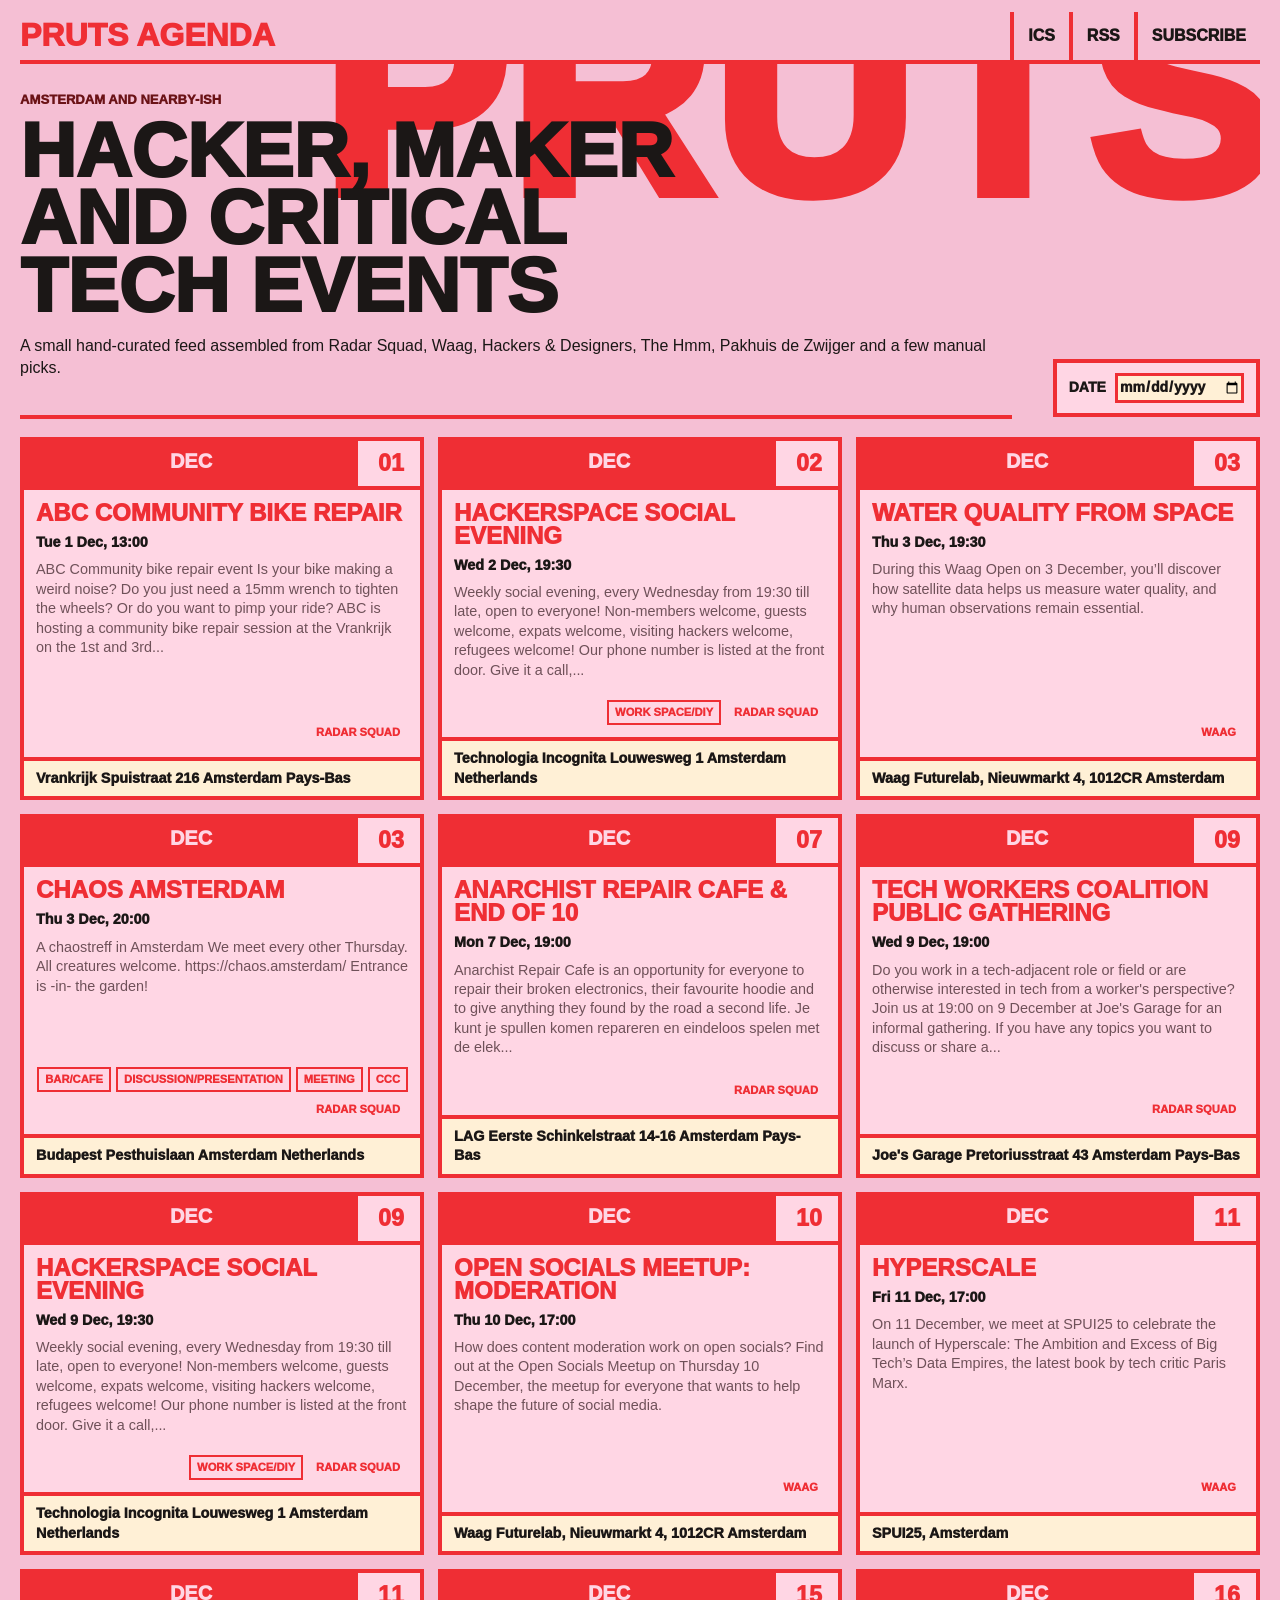
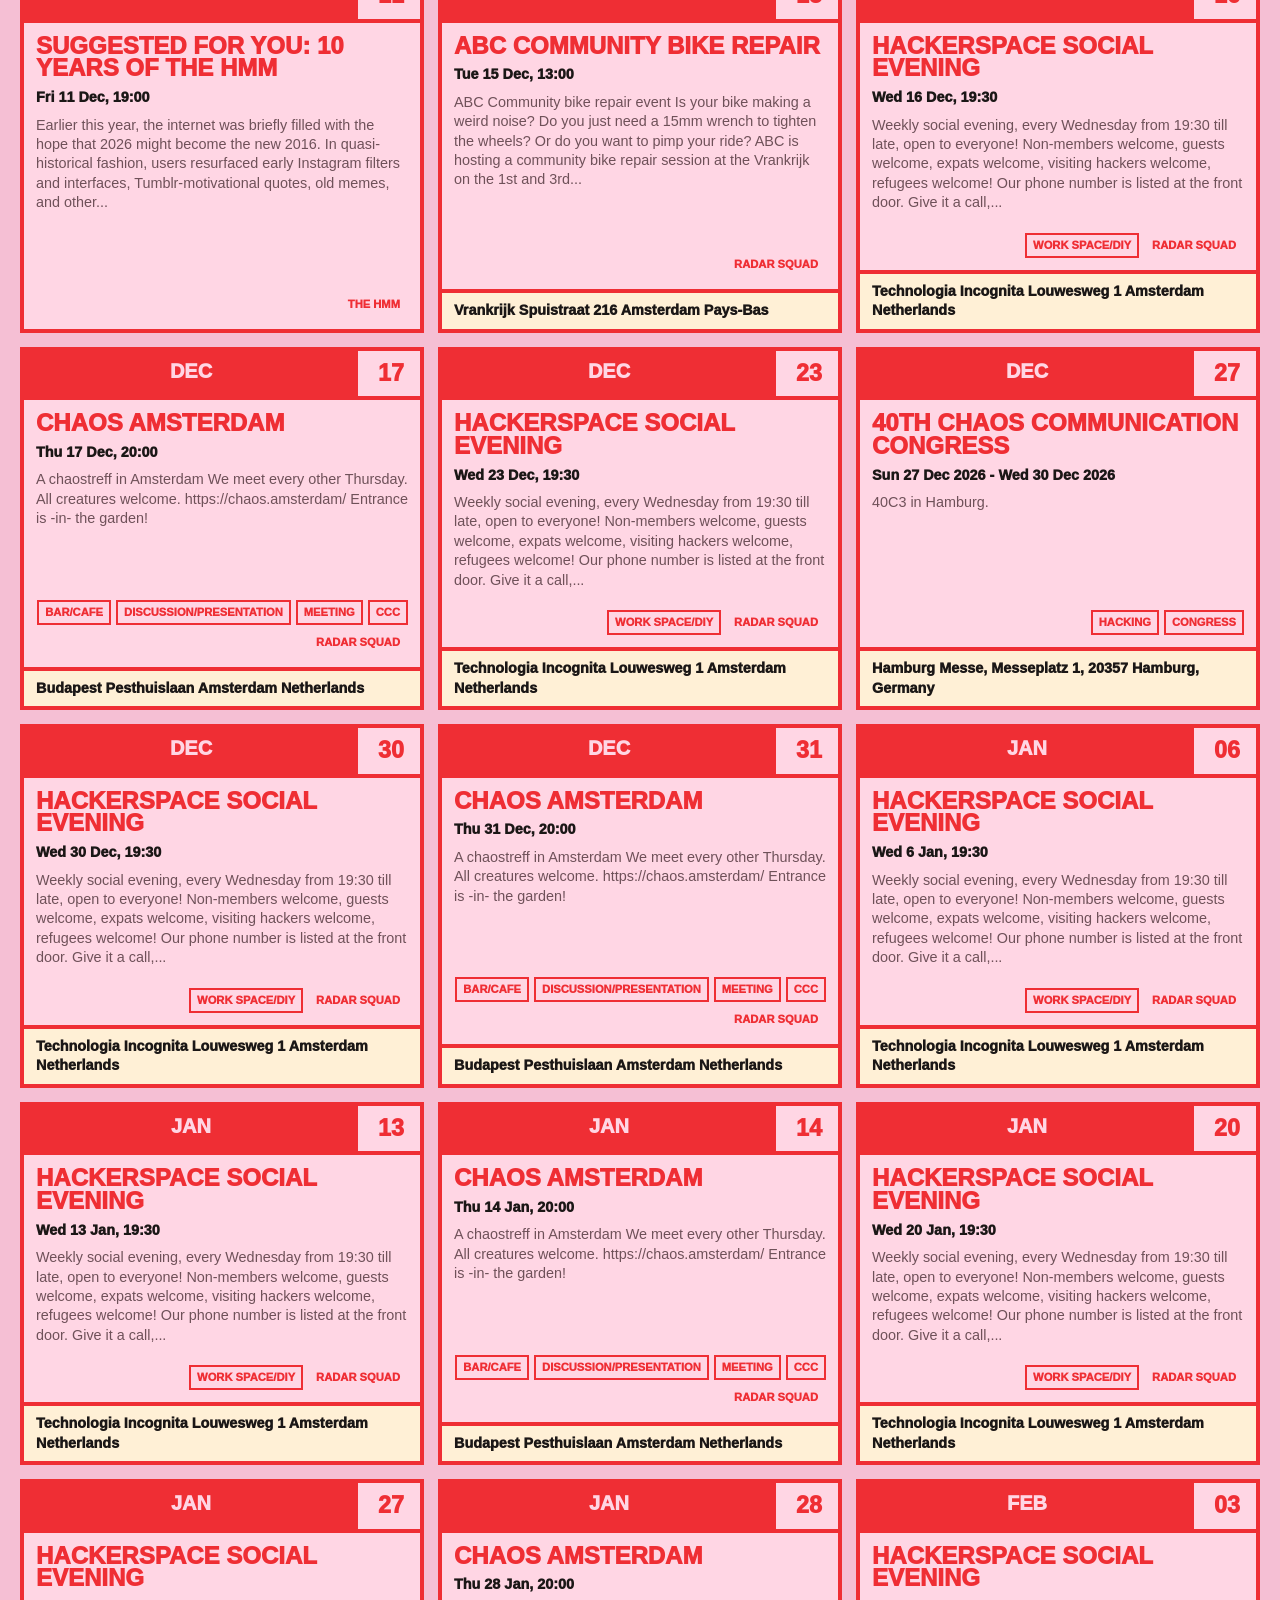
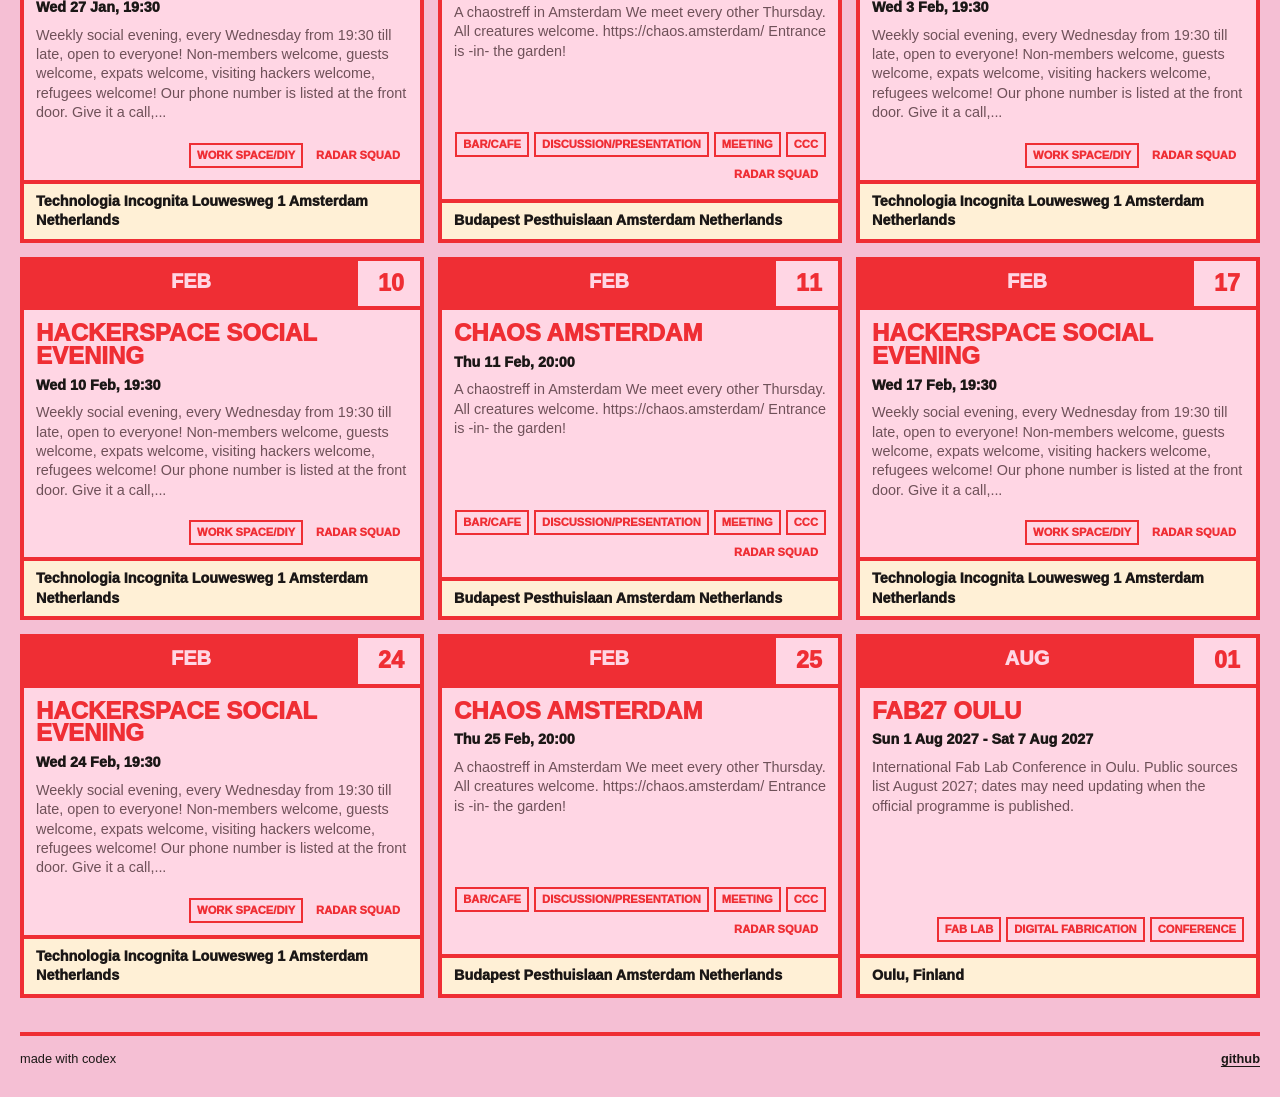
<file: public/index.html>
<!doctype html>
<html lang="en">
  <head>
    <meta charset="utf-8">
    <meta name="viewport" content="width=device-width, initial-scale=1">
    <title>Pruts Agenda</title>
    <meta
      name="description"
      content="A small public agenda for hacker, maker and critical technology events."
    >
    <link rel="stylesheet" href="styles.css?v=20260808-2">
    <link rel="icon" href="favicon.png" type="image/png">
    <link rel="apple-touch-icon" href="favicon.png">
    <link
      rel="alternate"
      type="application/rss+xml"
      title="Pruts Agenda RSS"
      href="feed.xml"
    >
    <script
      defer
      src="https://cloud.umami.is/script.js"
      data-website-id="1546d097-4fa7-4a5b-87b0-fb0ad4244b24"
    ></script>
  </head>
  <body>
    <header class="site-header">
      <nav class="topbar" aria-label="Main navigation">
        <a class="brand" href="./">Pruts Agenda</a>
        <div class="actions">
          <a class="icon-link" href="pruts-agenda.ics" title="Download iCalendar feed">
            <span aria-hidden="true">ICS</span>
          </a>
          <a class="icon-link" href="feed.xml" title="RSS feed">
            <span aria-hidden="true">RSS</span>
          </a>
          <a class="button" id="subscribe-link" href="pruts-agenda.ics">
            Subscribe
          </a>
        </div>
      </nav>

      <section class="hero" aria-labelledby="page-title">
        <div class="hero-copy">
          <p class="eyebrow">Amsterdam and nearby-ish</p>
          <h1 id="page-title">Hacker, maker and critical tech events</h1>
          <p>
            A small hand-curated feed assembled from Radar Squad, Waag, Hackers &
            Designers, The Hmm, Pakhuis de Zwijger and a few manual picks.
          </p>
        </div>
        <div class="date-jump">
          <label for="date-filter">Date</label>
          <input id="date-filter" type="date" min="2026-12-01">
        </div>
      </section>
    </header>

    <main>
      <section class="agenda" id="agenda" aria-live="polite">
        <a class="event" id="event-0" data-start="2026-12-01" href="https://radar.squat.net/en/event/amsterdam/vrankrijk/2026-12-01/abc-community-bike-repair" target="_blank" rel="noopener noreferrer">
          <time class="event-date" datetime="2026-12-01T12:00:00+00:00">
            <span>Dec</span>
            <span>01</span>
          </time>
          <div class="event-body">
            <div class="event-topline">
              <h2>ABC Community  Bike Repair</h2>
            </div>
            <p class="event-time">Tue 1 Dec, 13:00</p>
            <p class="event-description">ABC Community bike repair event Is your bike making a weird noise? Do you just need a 15mm wrench to tighten the wheels? Or do you want to pimp your ride? ABC is hosting a community bike repair session at the Vrankrijk on the 1st and 3rd...</p>
            <div class="event-meta">
              <div class="event-tags"><span class="event-source">Radar Squad</span></div>
              <p class="event-location">Vrankrijk Spuistraat 216  Amsterdam Pays-Bas</p>
            </div>
          </div>
        </a>
        <a class="event" id="event-1" data-start="2026-12-02" href="https://radar.squat.net/en/event/amsterdam/technologia-incognita/2026-12-02/hackerspace-social-evening" target="_blank" rel="noopener noreferrer">
          <time class="event-date" datetime="2026-12-02T18:30:00+00:00">
            <span>Dec</span>
            <span>02</span>
          </time>
          <div class="event-body">
            <div class="event-topline">
              <h2>Hackerspace Social Evening</h2>
            </div>
            <p class="event-time">Wed 2 Dec, 19:30</p>
            <p class="event-description">Weekly social evening, every Wednesday from 19:30 till late, open to everyone! Non-members welcome, guests welcome, expats welcome, visiting hackers welcome, refugees welcome! Our phone number is listed at the front door. Give it a call,...</p>
            <div class="event-meta">
              <div class="event-tags"><span class="tag">work space/diy</span><span class="event-source">Radar Squad</span></div>
              <p class="event-location">Technologia Incognita Louwesweg 1 Amsterdam Netherlands</p>
            </div>
          </div>
        </a>
        <a class="event" id="event-2" data-start="2026-12-03" href="https://waag.org/en/event/water-quality-space" target="_blank" rel="noopener noreferrer">
          <time class="event-date" datetime="2026-12-03T18:30:00+00:00">
            <span>Dec</span>
            <span>03</span>
          </time>
          <div class="event-body">
            <div class="event-topline">
              <h2>Water quality from space</h2>
            </div>
            <p class="event-time">Thu 3 Dec, 19:30</p>
            <p class="event-description">During this Waag Open on 3 December, you’ll discover how satellite data helps us measure water quality, and why human observations remain essential.</p>
            <div class="event-meta">
              <div class="event-tags"><span class="event-source">Waag</span></div>
              <p class="event-location">Waag Futurelab, Nieuwmarkt 4, 1012CR Amsterdam</p>
            </div>
          </div>
        </a>
        <a class="event" id="event-3" data-start="2026-12-03" href="https://radar.squat.net/en/event/amsterdam/chaos-amsterdam/2026-12-03/chaos-amsterdam" target="_blank" rel="noopener noreferrer">
          <time class="event-date" datetime="2026-12-03T19:00:00+00:00">
            <span>Dec</span>
            <span>03</span>
          </time>
          <div class="event-body">
            <div class="event-topline">
              <h2>Chaos Amsterdam</h2>
            </div>
            <p class="event-time">Thu 3 Dec, 20:00</p>
            <p class="event-description">A chaostreff in Amsterdam We meet every other Thursday. All creatures welcome. https://chaos.amsterdam/ Entrance is -in- the garden!</p>
            <div class="event-meta">
              <div class="event-tags"><span class="tag">bar/cafe</span><span class="tag">discussion/presentation</span><span class="tag">meeting</span><span class="tag">ccc</span><span class="event-source">Radar Squad</span></div>
              <p class="event-location">Budapest Pesthuislaan  Amsterdam Netherlands</p>
            </div>
          </div>
        </a>
        <a class="event" id="event-4" data-start="2026-12-07" href="https://radar.squat.net/en/event/amsterdam/lag/2026-12-07/anarchist-repair-cafe-end-10" target="_blank" rel="noopener noreferrer">
          <time class="event-date" datetime="2026-12-07T18:00:00+00:00">
            <span>Dec</span>
            <span>07</span>
          </time>
          <div class="event-body">
            <div class="event-topline">
              <h2>Anarchist Repair Cafe &amp; end of 10</h2>
            </div>
            <p class="event-time">Mon 7 Dec, 19:00</p>
            <p class="event-description">Anarchist Repair Cafe is an opportunity for everyone to repair their broken electronics, their favourite hoodie and to give anything they found by the road a second life. Je kunt je spullen komen repareren en eindeloos spelen met de elek...</p>
            <div class="event-meta">
              <div class="event-tags"><span class="event-source">Radar Squad</span></div>
              <p class="event-location">LAG Eerste Schinkelstraat 14-16  Amsterdam Pays-Bas</p>
            </div>
          </div>
        </a>
        <a class="event" id="event-5" data-start="2026-12-09" href="https://radar.squat.net/en/event/amsterdam/joes-garage/2026-12-09/tech-workers-coalition-public-gathering" target="_blank" rel="noopener noreferrer">
          <time class="event-date" datetime="2026-12-09T18:00:00+00:00">
            <span>Dec</span>
            <span>09</span>
          </time>
          <div class="event-body">
            <div class="event-topline">
              <h2>Tech Workers Coalition Public Gathering</h2>
            </div>
            <p class="event-time">Wed 9 Dec, 19:00</p>
            <p class="event-description">Do you work in a tech-adjacent role or field or are otherwise interested in tech from a worker&#x27;s perspective? Join us at 19:00 on 9 December at Joe&#x27;s Garage for an informal gathering. If you have any topics you want to discuss or share a...</p>
            <div class="event-meta">
              <div class="event-tags"><span class="event-source">Radar Squad</span></div>
              <p class="event-location">Joe&#x27;s Garage Pretoriusstraat 43  Amsterdam Pays-Bas</p>
            </div>
          </div>
        </a>
        <a class="event" id="event-6" data-start="2026-12-09" href="https://radar.squat.net/en/event/amsterdam/technologia-incognita/2026-12-09/hackerspace-social-evening" target="_blank" rel="noopener noreferrer">
          <time class="event-date" datetime="2026-12-09T18:30:00+00:00">
            <span>Dec</span>
            <span>09</span>
          </time>
          <div class="event-body">
            <div class="event-topline">
              <h2>Hackerspace Social Evening</h2>
            </div>
            <p class="event-time">Wed 9 Dec, 19:30</p>
            <p class="event-description">Weekly social evening, every Wednesday from 19:30 till late, open to everyone! Non-members welcome, guests welcome, expats welcome, visiting hackers welcome, refugees welcome! Our phone number is listed at the front door. Give it a call,...</p>
            <div class="event-meta">
              <div class="event-tags"><span class="tag">work space/diy</span><span class="event-source">Radar Squad</span></div>
              <p class="event-location">Technologia Incognita Louwesweg 1 Amsterdam Netherlands</p>
            </div>
          </div>
        </a>
        <a class="event" id="event-7" data-start="2026-12-10" href="https://waag.org/en/event/open-socials-club-dec" target="_blank" rel="noopener noreferrer">
          <time class="event-date" datetime="2026-12-10T16:00:00+00:00">
            <span>Dec</span>
            <span>10</span>
          </time>
          <div class="event-body">
            <div class="event-topline">
              <h2>Open Socials Meetup: moderation</h2>
            </div>
            <p class="event-time">Thu 10 Dec, 17:00</p>
            <p class="event-description">How does content moderation work on open socials? Find out at the Open Socials Meetup on Thursday 10 December, the meetup for everyone that wants to help shape the future of social media.</p>
            <div class="event-meta">
              <div class="event-tags"><span class="event-source">Waag</span></div>
              <p class="event-location">Waag Futurelab, Nieuwmarkt 4, 1012CR Amsterdam</p>
            </div>
          </div>
        </a>
        <a class="event" id="event-8" data-start="2026-12-11" href="https://waag.org/en/event/hyperscale" target="_blank" rel="noopener noreferrer">
          <time class="event-date" datetime="2026-12-11T16:00:00+00:00">
            <span>Dec</span>
            <span>11</span>
          </time>
          <div class="event-body">
            <div class="event-topline">
              <h2>Hyperscale</h2>
            </div>
            <p class="event-time">Fri 11 Dec, 17:00</p>
            <p class="event-description">On 11 December, we meet at SPUI25 to celebrate the launch of Hyperscale: The Ambition and Excess of Big Tech’s Data Empires, the latest book by tech critic Paris Marx.</p>
            <div class="event-meta">
              <div class="event-tags"><span class="event-source">Waag</span></div>
              <p class="event-location">SPUI25, Amsterdam</p>
            </div>
          </div>
        </a>
        <a class="event" id="event-9" data-start="2026-12-11" href="https://thehmm.nl/event/celebrating-10-years-of-the-hmm-book-launch/" target="_blank" rel="noopener noreferrer">
          <time class="event-date" datetime="2026-12-11T19:00:00+01:00">
            <span>Dec</span>
            <span>11</span>
          </time>
          <div class="event-body">
            <div class="event-topline">
              <h2>Suggested For You: 10 Years of The Hmm</h2>
            </div>
            <p class="event-time">Fri 11 Dec, 19:00</p>
            <p class="event-description">Earlier this year, the internet was briefly filled with the hope that 2026 might become the new 2016. In quasi-historical fashion, users resurfaced early Instagram filters and interfaces, Tumblr-motivational quotes, old memes, and other...</p>
            <div class="event-meta">
              <div class="event-tags"><span class="event-source">The Hmm</span></div>
            </div>
          </div>
        </a>
        <a class="event" id="event-10" data-start="2026-12-15" href="https://radar.squat.net/en/event/amsterdam/vrankrijk/2026-12-15/abc-community-bike-repair" target="_blank" rel="noopener noreferrer">
          <time class="event-date" datetime="2026-12-15T12:00:00+00:00">
            <span>Dec</span>
            <span>15</span>
          </time>
          <div class="event-body">
            <div class="event-topline">
              <h2>ABC Community  Bike Repair</h2>
            </div>
            <p class="event-time">Tue 15 Dec, 13:00</p>
            <p class="event-description">ABC Community bike repair event Is your bike making a weird noise? Do you just need a 15mm wrench to tighten the wheels? Or do you want to pimp your ride? ABC is hosting a community bike repair session at the Vrankrijk on the 1st and 3rd...</p>
            <div class="event-meta">
              <div class="event-tags"><span class="event-source">Radar Squad</span></div>
              <p class="event-location">Vrankrijk Spuistraat 216  Amsterdam Pays-Bas</p>
            </div>
          </div>
        </a>
        <a class="event" id="event-11" data-start="2026-12-16" href="https://radar.squat.net/en/event/amsterdam/technologia-incognita/2026-12-16/hackerspace-social-evening" target="_blank" rel="noopener noreferrer">
          <time class="event-date" datetime="2026-12-16T18:30:00+00:00">
            <span>Dec</span>
            <span>16</span>
          </time>
          <div class="event-body">
            <div class="event-topline">
              <h2>Hackerspace Social Evening</h2>
            </div>
            <p class="event-time">Wed 16 Dec, 19:30</p>
            <p class="event-description">Weekly social evening, every Wednesday from 19:30 till late, open to everyone! Non-members welcome, guests welcome, expats welcome, visiting hackers welcome, refugees welcome! Our phone number is listed at the front door. Give it a call,...</p>
            <div class="event-meta">
              <div class="event-tags"><span class="tag">work space/diy</span><span class="event-source">Radar Squad</span></div>
              <p class="event-location">Technologia Incognita Louwesweg 1 Amsterdam Netherlands</p>
            </div>
          </div>
        </a>
        <a class="event" id="event-12" data-start="2026-12-17" href="https://radar.squat.net/en/event/amsterdam/chaos-amsterdam/2026-12-17/chaos-amsterdam" target="_blank" rel="noopener noreferrer">
          <time class="event-date" datetime="2026-12-17T19:00:00+00:00">
            <span>Dec</span>
            <span>17</span>
          </time>
          <div class="event-body">
            <div class="event-topline">
              <h2>Chaos Amsterdam</h2>
            </div>
            <p class="event-time">Thu 17 Dec, 20:00</p>
            <p class="event-description">A chaostreff in Amsterdam We meet every other Thursday. All creatures welcome. https://chaos.amsterdam/ Entrance is -in- the garden!</p>
            <div class="event-meta">
              <div class="event-tags"><span class="tag">bar/cafe</span><span class="tag">discussion/presentation</span><span class="tag">meeting</span><span class="tag">ccc</span><span class="event-source">Radar Squad</span></div>
              <p class="event-location">Budapest Pesthuislaan  Amsterdam Netherlands</p>
            </div>
          </div>
        </a>
        <a class="event" id="event-13" data-start="2026-12-23" href="https://radar.squat.net/en/event/amsterdam/technologia-incognita/2026-12-23/hackerspace-social-evening" target="_blank" rel="noopener noreferrer">
          <time class="event-date" datetime="2026-12-23T18:30:00+00:00">
            <span>Dec</span>
            <span>23</span>
          </time>
          <div class="event-body">
            <div class="event-topline">
              <h2>Hackerspace Social Evening</h2>
            </div>
            <p class="event-time">Wed 23 Dec, 19:30</p>
            <p class="event-description">Weekly social evening, every Wednesday from 19:30 till late, open to everyone! Non-members welcome, guests welcome, expats welcome, visiting hackers welcome, refugees welcome! Our phone number is listed at the front door. Give it a call,...</p>
            <div class="event-meta">
              <div class="event-tags"><span class="tag">work space/diy</span><span class="event-source">Radar Squad</span></div>
              <p class="event-location">Technologia Incognita Louwesweg 1 Amsterdam Netherlands</p>
            </div>
          </div>
        </a>
        <a class="event" id="event-14" data-start="2026-12-27" href="https://events.ccc.de/calendar/" target="_blank" rel="noopener noreferrer">
          <time class="event-date" datetime="2026-12-27T00:00:00+01:00">
            <span>Dec</span>
            <span>27</span>
          </time>
          <div class="event-body">
            <div class="event-topline">
              <h2>40th Chaos Communication Congress</h2>
            </div>
            <p class="event-time">Sun 27 Dec 2026 - Wed 30 Dec 2026</p>
            <p class="event-description">40C3 in Hamburg.</p>
            <div class="event-meta">
              <div class="event-tags"><span class="tag">hacking</span><span class="tag">congress</span></div>
              <p class="event-location">Hamburg Messe, Messeplatz 1, 20357 Hamburg, Germany</p>
            </div>
          </div>
        </a>
        <a class="event" id="event-15" data-start="2026-12-30" href="https://radar.squat.net/en/event/amsterdam/technologia-incognita/2026-12-30/hackerspace-social-evening" target="_blank" rel="noopener noreferrer">
          <time class="event-date" datetime="2026-12-30T18:30:00+00:00">
            <span>Dec</span>
            <span>30</span>
          </time>
          <div class="event-body">
            <div class="event-topline">
              <h2>Hackerspace Social Evening</h2>
            </div>
            <p class="event-time">Wed 30 Dec, 19:30</p>
            <p class="event-description">Weekly social evening, every Wednesday from 19:30 till late, open to everyone! Non-members welcome, guests welcome, expats welcome, visiting hackers welcome, refugees welcome! Our phone number is listed at the front door. Give it a call,...</p>
            <div class="event-meta">
              <div class="event-tags"><span class="tag">work space/diy</span><span class="event-source">Radar Squad</span></div>
              <p class="event-location">Technologia Incognita Louwesweg 1 Amsterdam Netherlands</p>
            </div>
          </div>
        </a>
        <a class="event" id="event-16" data-start="2026-12-31" href="https://radar.squat.net/en/event/amsterdam/chaos-amsterdam/2026-12-31/chaos-amsterdam" target="_blank" rel="noopener noreferrer">
          <time class="event-date" datetime="2026-12-31T19:00:00+00:00">
            <span>Dec</span>
            <span>31</span>
          </time>
          <div class="event-body">
            <div class="event-topline">
              <h2>Chaos Amsterdam</h2>
            </div>
            <p class="event-time">Thu 31 Dec, 20:00</p>
            <p class="event-description">A chaostreff in Amsterdam We meet every other Thursday. All creatures welcome. https://chaos.amsterdam/ Entrance is -in- the garden!</p>
            <div class="event-meta">
              <div class="event-tags"><span class="tag">bar/cafe</span><span class="tag">discussion/presentation</span><span class="tag">meeting</span><span class="tag">ccc</span><span class="event-source">Radar Squad</span></div>
              <p class="event-location">Budapest Pesthuislaan  Amsterdam Netherlands</p>
            </div>
          </div>
        </a>
        <a class="event" id="event-17" data-start="2027-01-06" href="https://radar.squat.net/en/event/amsterdam/technologia-incognita/2027-01-06/hackerspace-social-evening" target="_blank" rel="noopener noreferrer">
          <time class="event-date" datetime="2027-01-06T18:30:00+00:00">
            <span>Jan</span>
            <span>06</span>
          </time>
          <div class="event-body">
            <div class="event-topline">
              <h2>Hackerspace Social Evening</h2>
            </div>
            <p class="event-time">Wed 6 Jan, 19:30</p>
            <p class="event-description">Weekly social evening, every Wednesday from 19:30 till late, open to everyone! Non-members welcome, guests welcome, expats welcome, visiting hackers welcome, refugees welcome! Our phone number is listed at the front door. Give it a call,...</p>
            <div class="event-meta">
              <div class="event-tags"><span class="tag">work space/diy</span><span class="event-source">Radar Squad</span></div>
              <p class="event-location">Technologia Incognita Louwesweg 1 Amsterdam Netherlands</p>
            </div>
          </div>
        </a>
        <a class="event" id="event-18" data-start="2027-01-13" href="https://radar.squat.net/en/event/amsterdam/technologia-incognita/2027-01-13/hackerspace-social-evening" target="_blank" rel="noopener noreferrer">
          <time class="event-date" datetime="2027-01-13T18:30:00+00:00">
            <span>Jan</span>
            <span>13</span>
          </time>
          <div class="event-body">
            <div class="event-topline">
              <h2>Hackerspace Social Evening</h2>
            </div>
            <p class="event-time">Wed 13 Jan, 19:30</p>
            <p class="event-description">Weekly social evening, every Wednesday from 19:30 till late, open to everyone! Non-members welcome, guests welcome, expats welcome, visiting hackers welcome, refugees welcome! Our phone number is listed at the front door. Give it a call,...</p>
            <div class="event-meta">
              <div class="event-tags"><span class="tag">work space/diy</span><span class="event-source">Radar Squad</span></div>
              <p class="event-location">Technologia Incognita Louwesweg 1 Amsterdam Netherlands</p>
            </div>
          </div>
        </a>
        <a class="event" id="event-19" data-start="2027-01-14" href="https://radar.squat.net/en/event/amsterdam/chaos-amsterdam/2027-01-14/chaos-amsterdam" target="_blank" rel="noopener noreferrer">
          <time class="event-date" datetime="2027-01-14T19:00:00+00:00">
            <span>Jan</span>
            <span>14</span>
          </time>
          <div class="event-body">
            <div class="event-topline">
              <h2>Chaos Amsterdam</h2>
            </div>
            <p class="event-time">Thu 14 Jan, 20:00</p>
            <p class="event-description">A chaostreff in Amsterdam We meet every other Thursday. All creatures welcome. https://chaos.amsterdam/ Entrance is -in- the garden!</p>
            <div class="event-meta">
              <div class="event-tags"><span class="tag">bar/cafe</span><span class="tag">discussion/presentation</span><span class="tag">meeting</span><span class="tag">ccc</span><span class="event-source">Radar Squad</span></div>
              <p class="event-location">Budapest Pesthuislaan  Amsterdam Netherlands</p>
            </div>
          </div>
        </a>
        <a class="event" id="event-20" data-start="2027-01-20" href="https://radar.squat.net/en/event/amsterdam/technologia-incognita/2027-01-20/hackerspace-social-evening" target="_blank" rel="noopener noreferrer">
          <time class="event-date" datetime="2027-01-20T18:30:00+00:00">
            <span>Jan</span>
            <span>20</span>
          </time>
          <div class="event-body">
            <div class="event-topline">
              <h2>Hackerspace Social Evening</h2>
            </div>
            <p class="event-time">Wed 20 Jan, 19:30</p>
            <p class="event-description">Weekly social evening, every Wednesday from 19:30 till late, open to everyone! Non-members welcome, guests welcome, expats welcome, visiting hackers welcome, refugees welcome! Our phone number is listed at the front door. Give it a call,...</p>
            <div class="event-meta">
              <div class="event-tags"><span class="tag">work space/diy</span><span class="event-source">Radar Squad</span></div>
              <p class="event-location">Technologia Incognita Louwesweg 1 Amsterdam Netherlands</p>
            </div>
          </div>
        </a>
        <a class="event" id="event-21" data-start="2027-01-27" href="https://radar.squat.net/en/event/amsterdam/technologia-incognita/2027-01-27/hackerspace-social-evening" target="_blank" rel="noopener noreferrer">
          <time class="event-date" datetime="2027-01-27T18:30:00+00:00">
            <span>Jan</span>
            <span>27</span>
          </time>
          <div class="event-body">
            <div class="event-topline">
              <h2>Hackerspace Social Evening</h2>
            </div>
            <p class="event-time">Wed 27 Jan, 19:30</p>
            <p class="event-description">Weekly social evening, every Wednesday from 19:30 till late, open to everyone! Non-members welcome, guests welcome, expats welcome, visiting hackers welcome, refugees welcome! Our phone number is listed at the front door. Give it a call,...</p>
            <div class="event-meta">
              <div class="event-tags"><span class="tag">work space/diy</span><span class="event-source">Radar Squad</span></div>
              <p class="event-location">Technologia Incognita Louwesweg 1 Amsterdam Netherlands</p>
            </div>
          </div>
        </a>
        <a class="event" id="event-22" data-start="2027-01-28" href="https://radar.squat.net/en/event/amsterdam/chaos-amsterdam/2027-01-28/chaos-amsterdam" target="_blank" rel="noopener noreferrer">
          <time class="event-date" datetime="2027-01-28T19:00:00+00:00">
            <span>Jan</span>
            <span>28</span>
          </time>
          <div class="event-body">
            <div class="event-topline">
              <h2>Chaos Amsterdam</h2>
            </div>
            <p class="event-time">Thu 28 Jan, 20:00</p>
            <p class="event-description">A chaostreff in Amsterdam We meet every other Thursday. All creatures welcome. https://chaos.amsterdam/ Entrance is -in- the garden!</p>
            <div class="event-meta">
              <div class="event-tags"><span class="tag">bar/cafe</span><span class="tag">discussion/presentation</span><span class="tag">meeting</span><span class="tag">ccc</span><span class="event-source">Radar Squad</span></div>
              <p class="event-location">Budapest Pesthuislaan  Amsterdam Netherlands</p>
            </div>
          </div>
        </a>
        <a class="event" id="event-23" data-start="2027-02-03" href="https://radar.squat.net/en/event/amsterdam/technologia-incognita/2027-02-03/hackerspace-social-evening" target="_blank" rel="noopener noreferrer">
          <time class="event-date" datetime="2027-02-03T18:30:00+00:00">
            <span>Feb</span>
            <span>03</span>
          </time>
          <div class="event-body">
            <div class="event-topline">
              <h2>Hackerspace Social Evening</h2>
            </div>
            <p class="event-time">Wed 3 Feb, 19:30</p>
            <p class="event-description">Weekly social evening, every Wednesday from 19:30 till late, open to everyone! Non-members welcome, guests welcome, expats welcome, visiting hackers welcome, refugees welcome! Our phone number is listed at the front door. Give it a call,...</p>
            <div class="event-meta">
              <div class="event-tags"><span class="tag">work space/diy</span><span class="event-source">Radar Squad</span></div>
              <p class="event-location">Technologia Incognita Louwesweg 1 Amsterdam Netherlands</p>
            </div>
          </div>
        </a>
        <a class="event" id="event-24" data-start="2027-02-10" href="https://radar.squat.net/en/event/amsterdam/technologia-incognita/2027-02-10/hackerspace-social-evening" target="_blank" rel="noopener noreferrer">
          <time class="event-date" datetime="2027-02-10T18:30:00+00:00">
            <span>Feb</span>
            <span>10</span>
          </time>
          <div class="event-body">
            <div class="event-topline">
              <h2>Hackerspace Social Evening</h2>
            </div>
            <p class="event-time">Wed 10 Feb, 19:30</p>
            <p class="event-description">Weekly social evening, every Wednesday from 19:30 till late, open to everyone! Non-members welcome, guests welcome, expats welcome, visiting hackers welcome, refugees welcome! Our phone number is listed at the front door. Give it a call,...</p>
            <div class="event-meta">
              <div class="event-tags"><span class="tag">work space/diy</span><span class="event-source">Radar Squad</span></div>
              <p class="event-location">Technologia Incognita Louwesweg 1 Amsterdam Netherlands</p>
            </div>
          </div>
        </a>
        <a class="event" id="event-25" data-start="2027-02-11" href="https://radar.squat.net/en/event/amsterdam/chaos-amsterdam/2027-02-11/chaos-amsterdam" target="_blank" rel="noopener noreferrer">
          <time class="event-date" datetime="2027-02-11T19:00:00+00:00">
            <span>Feb</span>
            <span>11</span>
          </time>
          <div class="event-body">
            <div class="event-topline">
              <h2>Chaos Amsterdam</h2>
            </div>
            <p class="event-time">Thu 11 Feb, 20:00</p>
            <p class="event-description">A chaostreff in Amsterdam We meet every other Thursday. All creatures welcome. https://chaos.amsterdam/ Entrance is -in- the garden!</p>
            <div class="event-meta">
              <div class="event-tags"><span class="tag">bar/cafe</span><span class="tag">discussion/presentation</span><span class="tag">meeting</span><span class="tag">ccc</span><span class="event-source">Radar Squad</span></div>
              <p class="event-location">Budapest Pesthuislaan  Amsterdam Netherlands</p>
            </div>
          </div>
        </a>
        <a class="event" id="event-26" data-start="2027-02-17" href="https://radar.squat.net/en/event/amsterdam/technologia-incognita/2027-02-17/hackerspace-social-evening" target="_blank" rel="noopener noreferrer">
          <time class="event-date" datetime="2027-02-17T18:30:00+00:00">
            <span>Feb</span>
            <span>17</span>
          </time>
          <div class="event-body">
            <div class="event-topline">
              <h2>Hackerspace Social Evening</h2>
            </div>
            <p class="event-time">Wed 17 Feb, 19:30</p>
            <p class="event-description">Weekly social evening, every Wednesday from 19:30 till late, open to everyone! Non-members welcome, guests welcome, expats welcome, visiting hackers welcome, refugees welcome! Our phone number is listed at the front door. Give it a call,...</p>
            <div class="event-meta">
              <div class="event-tags"><span class="tag">work space/diy</span><span class="event-source">Radar Squad</span></div>
              <p class="event-location">Technologia Incognita Louwesweg 1 Amsterdam Netherlands</p>
            </div>
          </div>
        </a>
        <a class="event" id="event-27" data-start="2027-02-24" href="https://radar.squat.net/en/event/amsterdam/technologia-incognita/2027-02-24/hackerspace-social-evening" target="_blank" rel="noopener noreferrer">
          <time class="event-date" datetime="2027-02-24T18:30:00+00:00">
            <span>Feb</span>
            <span>24</span>
          </time>
          <div class="event-body">
            <div class="event-topline">
              <h2>Hackerspace Social Evening</h2>
            </div>
            <p class="event-time">Wed 24 Feb, 19:30</p>
            <p class="event-description">Weekly social evening, every Wednesday from 19:30 till late, open to everyone! Non-members welcome, guests welcome, expats welcome, visiting hackers welcome, refugees welcome! Our phone number is listed at the front door. Give it a call,...</p>
            <div class="event-meta">
              <div class="event-tags"><span class="tag">work space/diy</span><span class="event-source">Radar Squad</span></div>
              <p class="event-location">Technologia Incognita Louwesweg 1 Amsterdam Netherlands</p>
            </div>
          </div>
        </a>
        <a class="event" id="event-28" data-start="2027-02-25" href="https://radar.squat.net/en/event/amsterdam/chaos-amsterdam/2027-02-25/chaos-amsterdam" target="_blank" rel="noopener noreferrer">
          <time class="event-date" datetime="2027-02-25T19:00:00+00:00">
            <span>Feb</span>
            <span>25</span>
          </time>
          <div class="event-body">
            <div class="event-topline">
              <h2>Chaos Amsterdam</h2>
            </div>
            <p class="event-time">Thu 25 Feb, 20:00</p>
            <p class="event-description">A chaostreff in Amsterdam We meet every other Thursday. All creatures welcome. https://chaos.amsterdam/ Entrance is -in- the garden!</p>
            <div class="event-meta">
              <div class="event-tags"><span class="tag">bar/cafe</span><span class="tag">discussion/presentation</span><span class="tag">meeting</span><span class="tag">ccc</span><span class="event-source">Radar Squad</span></div>
              <p class="event-location">Budapest Pesthuislaan  Amsterdam Netherlands</p>
            </div>
          </div>
        </a>
        <a class="event" id="event-29" data-start="2027-08-01" href="https://www.ouka.fi/en/news/oulu-gets-international-fab-lab-conference-august-2027" target="_blank" rel="noopener noreferrer">
          <time class="event-date" datetime="2027-08-01T00:00:00+02:00">
            <span>Aug</span>
            <span>01</span>
          </time>
          <div class="event-body">
            <div class="event-topline">
              <h2>FAB27 Oulu</h2>
            </div>
            <p class="event-time">Sun 1 Aug 2027 - Sat 7 Aug 2027</p>
            <p class="event-description">International Fab Lab Conference in Oulu. Public sources list August 2027; dates may need updating when the official programme is published.</p>
            <div class="event-meta">
              <div class="event-tags"><span class="tag">fab lab</span><span class="tag">digital fabrication</span><span class="tag">conference</span></div>
              <p class="event-location">Oulu, Finland</p>
            </div>
          </div>
        </a>
      </section>
      <p class="empty" id="no-filter-results" hidden>No events on this date.</p>
    </main>

    <footer class="site-footer">
      <span>made with codex</span><span><a href="https://github.com/HeleenE/pruts-agenda">github</a></span>
    </footer>

    <script src="site.js?v=20260808-2"></script>
  </body>
</html>
</file>
<file: public/styles.css>
:root {
  color-scheme: light;
  --ink: #1b1716;
  --field: #f5bfd4;
  --field-soft: #ffd6e4;
  --paper: #fff0d6;
  --red: #ef2e34;
  --red-dark: #6b1317;
  --muted: #6f5159;
}

* {
  box-sizing: border-box;
}

html {
  scroll-padding-top: 18px;
}

body {
  margin: 0;
  color: var(--ink);
  background: var(--field);
  font-family: Arial, Helvetica, sans-serif;
  line-height: 1.35;
}

a {
  color: inherit;
  text-underline-offset: 3px;
}

.site-header,
main,
.site-footer {
  width: min(1240px, calc(100% - 24px));
  margin: 0 auto;
}

.topbar {
  display: flex;
  align-items: stretch;
  justify-content: space-between;
  gap: 0;
  margin-top: 12px;
  border-bottom: 4px solid var(--red);
}

.brand,
.actions a {
  display: grid;
  min-height: 48px;
  place-items: center;
  padding: 0 14px;
  font-weight: 950;
  text-decoration: none;
  text-transform: uppercase;
}

.brand {
  min-width: 0;
  justify-content: start;
  padding-left: 0;
  color: var(--red);
  font-size: clamp(1.2rem, 3vw, 2rem);
  letter-spacing: 0;
  overflow-wrap: anywhere;
}

.actions {
  display: flex;
  flex-wrap: wrap;
  justify-content: flex-end;
  min-width: 0;
}

.actions a {
  white-space: nowrap;
}

.button,
.icon-link {
  border-left: 4px solid var(--red);
}

.button:hover,
.icon-link:hover {
  background: var(--red);
  color: var(--field-soft);
}

.hero {
  padding: 10px 0 16px;
  position: relative;
  overflow: hidden;
}

.hero::before {
  content: "PRUTS";
  position: absolute;
  right: -0.04em;
  top: -0.27em;
  z-index: 0;
  color: var(--red);
  font-size: clamp(8rem, 22vw, 19rem);
  font-weight: 950;
  line-height: 0.8;
  letter-spacing: 0;
  text-transform: uppercase;
}

.hero-copy {
  position: relative;
  min-height: 260px;
  padding: 14px 0 20px;
  overflow: hidden;
  border-bottom: 4px solid var(--red);
  width: 80%;
}

.eyebrow,
.hero-copy h1,
.hero-copy p {
  position: relative;
  z-index: 1;
}

.eyebrow {
  display: inline-block;
  margin: 0 0 8px;
  color: var(--red-dark);
  font-size: 0.82rem;
  font-weight: 950;
  text-transform: uppercase;
}

h1 {
  max-width: 700px;
  margin: 0;
  color: var(--ink);
  font-size: clamp(2.35rem, 6vw, 5.7rem);
  font-weight: 950;
  line-height: 0.88;
  text-transform: uppercase;
}

.hero > p:last-child {
  max-width: 520px;
  margin: 14px 0 0;
  padding-bottom: 56px;
  color: var(--ink);
  font-size: 1rem;
  font-weight: 800;
}

.hero-art,
.calendar-sheet {
  display: none;
}

.date-jump {
  position: absolute;
  right: 0;
  bottom: 18px;
  z-index: 1;
  display: flex;
  align-items: center;
  gap: 9px;
  padding: 10px 12px;
  border: 4px solid var(--red);
  background: var(--field-soft);
  font-size: 0.88rem;
  font-weight: 950;
  text-transform: uppercase;
}

.date-jump input {
  min-height: 30px;
  border: 3px solid var(--red);
  background: var(--paper);
  color: var(--ink);
  font: inherit;
  font-weight: 950;
}

.agenda {
  display: grid;
  grid-template-columns: repeat(3, minmax(0, 1fr));
  gap: 14px;
  padding: 2px 0 34px;
}

.event {
  display: grid;
  grid-template-rows: auto minmax(0, 1fr);
  min-width: 0;
  overflow: hidden;
  border: 4px solid var(--red);
  background: var(--field-soft);
  text-decoration: none;
  transition:
    background-color 180ms ease,
    color 180ms ease,
    border-color 180ms ease;
}

.event[href] {
  cursor: pointer;
}

.event[href]:hover,
.event[href]:focus-visible {
  outline: 0;
  border-color: var(--red);
  background: var(--red);
  color: var(--field-soft);
}

.event[href]:focus-visible {
  box-shadow: 0 0 0 4px var(--ink);
}

.event-date {
  display: grid;
  grid-template-columns: minmax(0, 1fr) 62px;
  border-bottom: 4px solid var(--red);
  background: var(--red);
  text-align: center;
}

.event-date span:first-child,
.event-date span:last-child {
  display: block;
  padding: 7px 4px;
  font-weight: 950;
  text-transform: uppercase;
}

.event-date span:first-child {
  color: var(--field-soft);
  font-size: 1.25rem;
  letter-spacing: 0;
}

.event-date span:last-child {
  border-left: 4px solid var(--field-soft);
  background: var(--field-soft);
  color: var(--red);
  font-size: 1.45rem;
}

.event-body {
  display: flex;
  flex-direction: column;
  padding: 12px;
}

.event h2 {
  margin: 0;
  color: var(--red);
  font-size: clamp(1.1rem, 2vw, 1.5rem);
  font-weight: 950;
  line-height: 0.95;
  text-transform: uppercase;
  transition: color 180ms ease;
}

.event[hidden] {
  display: none;
}

.event-time,
.event-location,
.event-description {
  margin: 8px 0 0;
  font-size: 0.9rem;
}

.event-time {
  display: inline-block;
  color: var(--ink);
  font-weight: 950;
}

.event-description {
  color: var(--muted);
  transition: color 180ms ease;
}

.event-tags {
  display: flex;
  flex-wrap: wrap;
  align-items: flex-start;
  justify-content: flex-end;
  gap: 5px;
  margin-top: 0;
  padding-top: 8px;
}

.event-meta {
  margin-top: auto;
  padding-top: 12px;
}

.tag,
.event-source {
  display: inline-flex;
  align-items: center;
  width: fit-content;
  max-width: 100%;
  padding: 3px 6px;
  border: 2px solid var(--red);
  color: var(--red);
  font-size: 0.7rem;
  font-weight: 950;
  text-transform: uppercase;
  transition:
    border-color 180ms ease,
    color 180ms ease;
}

.event-source {
  border-color: transparent;
}

.event-location {
  display: block;
  margin: 12px -12px -12px;
  padding: 8px 12px;
  border-top: 4px solid var(--red);
  background: var(--paper);
  color: var(--ink);
  font-weight: 950;
  transition:
    background-color 180ms ease,
    color 180ms ease,
    border-color 180ms ease;
}

.event-location[hidden],
.event-source[hidden],
.event-tags[hidden] {
  display: none;
}

.event[href]:hover h2,
.event[href]:focus-visible h2,
.event[href]:hover .event-description,
.event[href]:focus-visible .event-description,
.event[href]:hover .event-source,
.event[href]:focus-visible .event-source {
  color: var(--field-soft);
}

.event[href]:hover .tag,
.event[href]:focus-visible .tag,
.event[href]:hover .event-source,
.event[href]:focus-visible .event-source {
  border-color: var(--field-soft);
  color: var(--field-soft);
}

.event[href]:hover .event-location,
.event[href]:focus-visible .event-location {
  border-color: var(--field-soft);
  background: var(--red-dark);
  color: var(--field-soft);
}

.empty,
.site-footer {
  padding: 14px 0;
  border-top: 4px solid var(--red);
}

.site-footer a {
  font-weight: 800;
}

.empty {
  border: 4px solid var(--red);
  padding: 24px;
  background: var(--field-soft);
}

.site-footer {
  display: flex;
  justify-content: space-between;
  margin-bottom: 16px;
  font-size: 0.8rem;
}

@media (max-width: 980px) {
  .agenda {
    grid-template-columns: repeat(2, minmax(0, 1fr));
  }
}

@media (max-width: 760px) {
  .topbar {
    display: grid;
    grid-template-columns: 1fr;
  }

  .brand {
    min-height: 54px;
    justify-content: start;
    padding: 0 10px 0 0;
    border-bottom: 4px solid var(--red);
    text-align: left;
  }

  .actions {
    display: grid;
    grid-template-columns: repeat(3, minmax(0, 1fr));
    width: 100%;
  }

  .brand,
  .actions a,
  .button,
  .icon-link {
    min-width: 0;
    padding-inline: 8px;
  }

  .actions a {
    border-left: 0;
    border-right: 4px solid var(--red);
    border-bottom: 0;
  }

  .actions a:last-child {
    border-right: 0;
  }

  .hero::before {
    top: -0.18em;
    display: block;
    font-size: clamp(5rem, 30vw, 8.5rem);
  }

  .hero-copy {
    min-height: auto;
    padding-bottom: 0;
    width: 100%;
    border-bottom: none;
  }

  .hero-copy p:last-child {
    padding-bottom: 0;
  }

  .date-jump {
    position: static;
    margin: 14px 0 18px auto;
    width: max-content;
    max-width: 100%;
  }

  .agenda {
    grid-template-columns: 1fr;
  }
}
</file>
